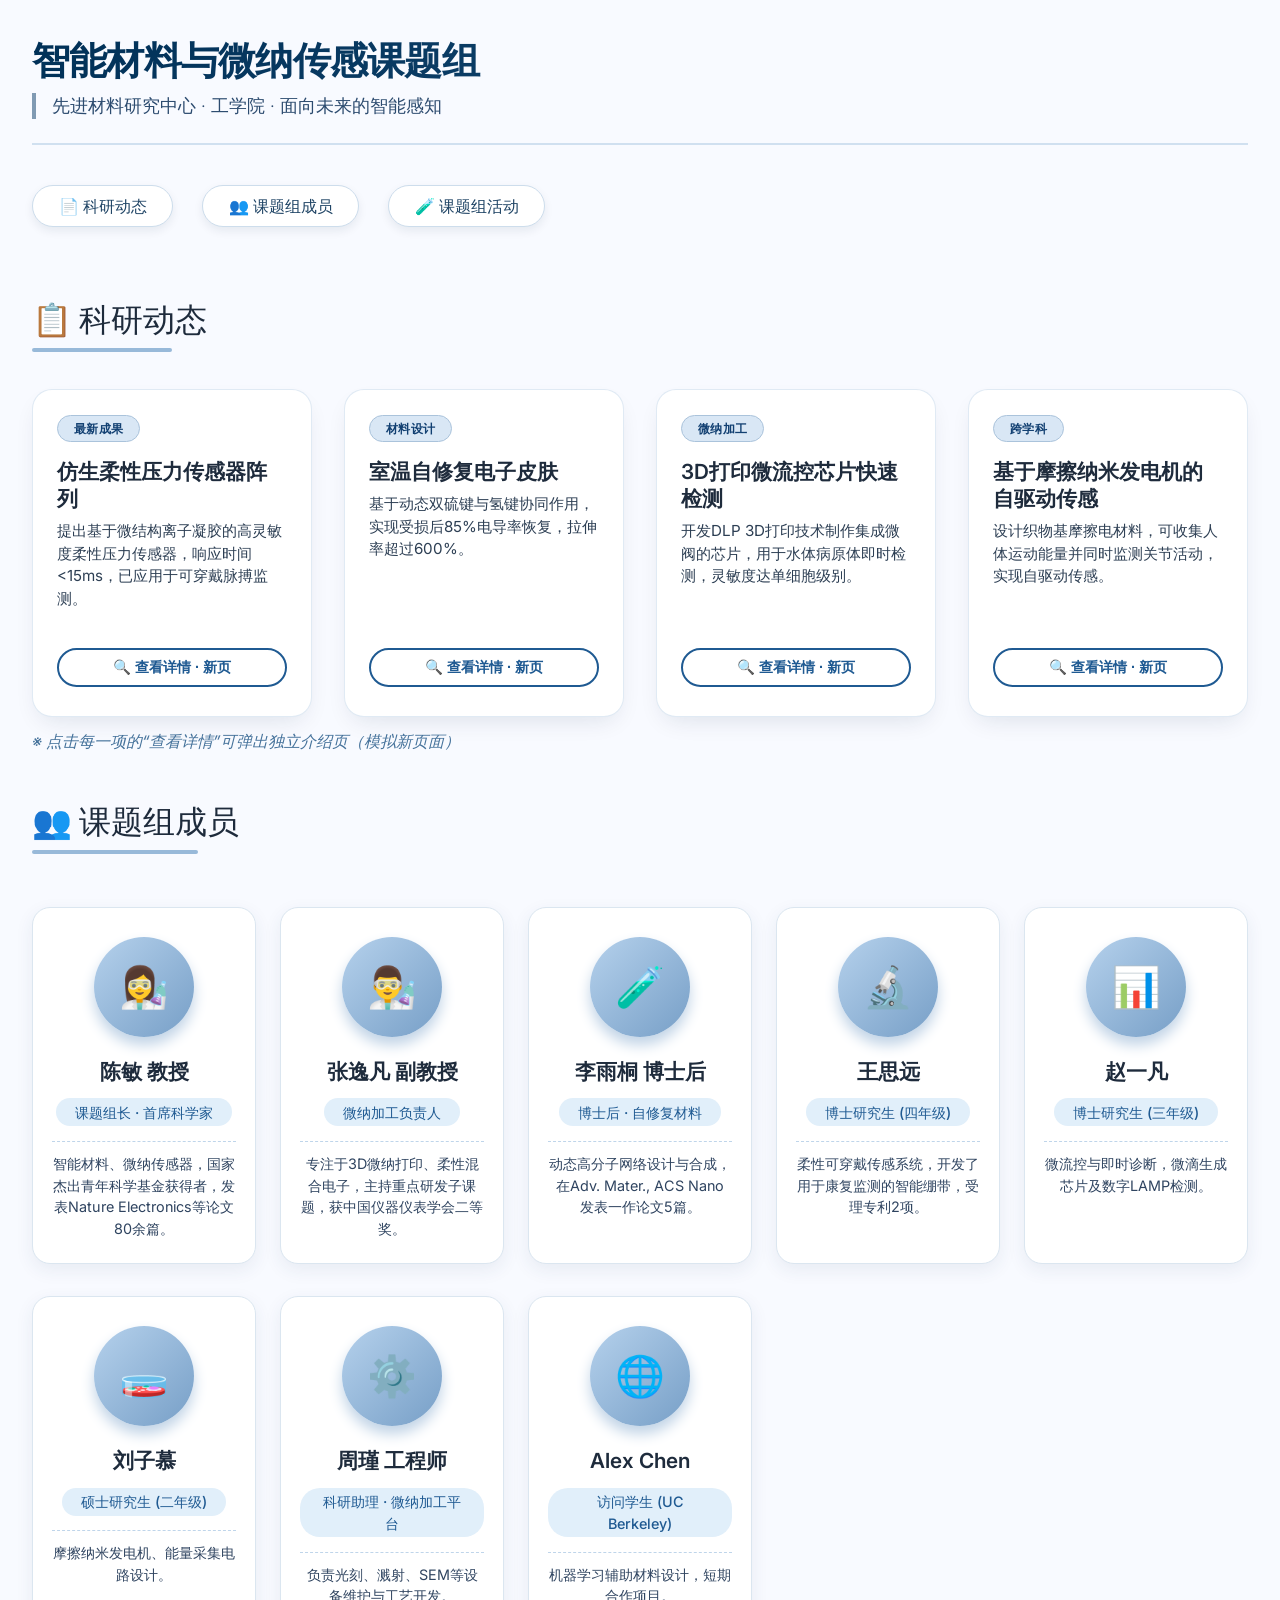
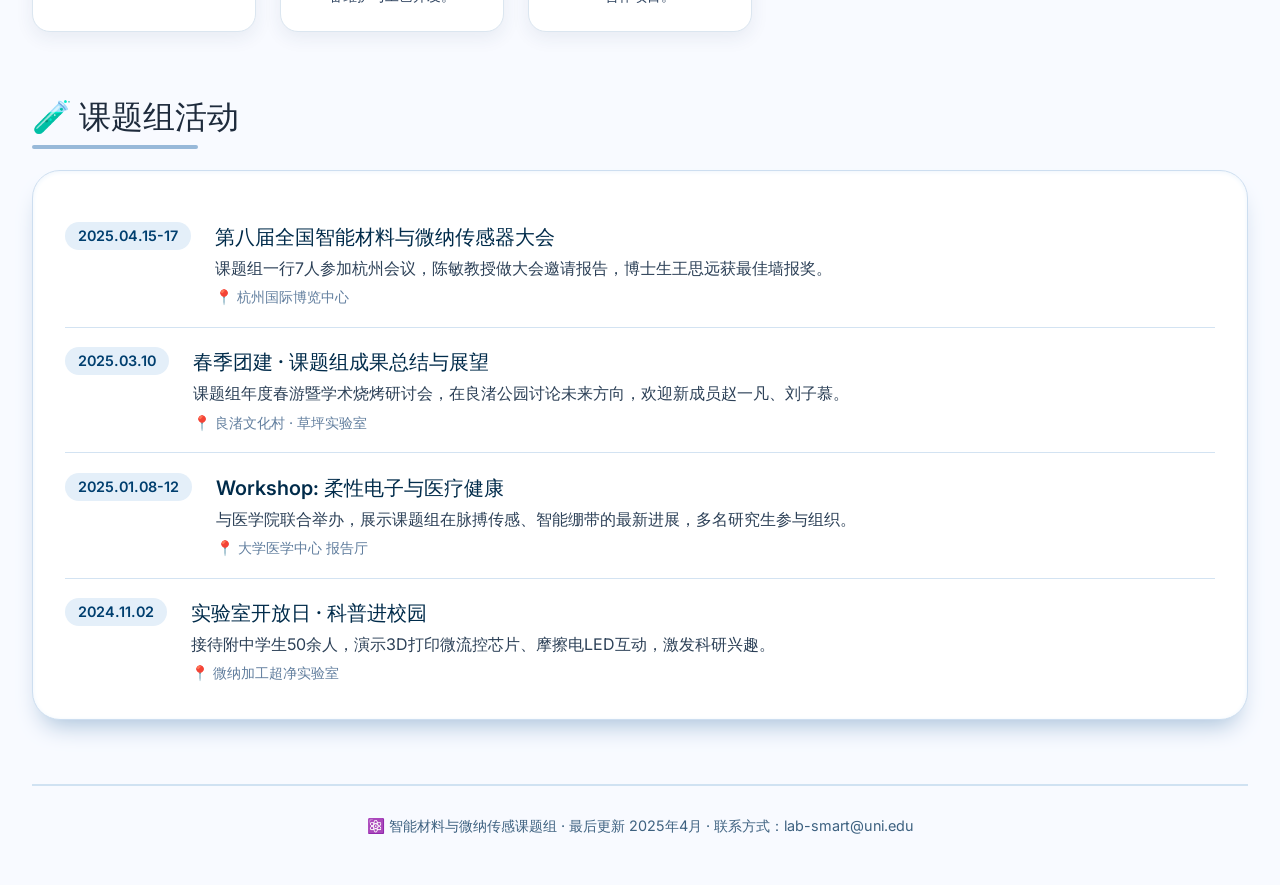
<file: deepseek_html_20260311_96ed3d.html>
<!DOCTYPE html>
<html lang="en">
<head>
    <meta charset="UTF-8">
    <meta name="viewport" content="width=device-width, initial-scale=1.0">
    <title>课题组 · 学术动态与成员</title>
    <!-- 柔和风格, 学术感字体 -->
    <link rel="preconnect" href="https://fonts.googleapis.com">
    <link rel="preconnect" href="https://fonts.gstatic.com" crossorigin>
    <link href="https://fonts.googleapis.com/css2?family=Inter:opsz,wght@14..32,300..700&family=Source+Serif+4:opsz@8..60&display=swap" rel="stylesheet">
    <style>
        * {
            margin: 0;
            padding: 0;
            box-sizing: border-box;
        }
        body {
            font-family: 'Inter', sans-serif;
            background-color: #f8faff;
            color: #1e2b3c;
            line-height: 1.5;
            scroll-behavior: smooth;
        }
        .container {
            max-width: 1280px;
            margin: 0 auto;
            padding: 2rem 2rem 3rem;
        }
        /* 头部标识 */
        .lab-header {
            margin-bottom: 2.5rem;
            border-bottom: 2px solid #d0e0f0;
            padding-bottom: 1.5rem;
        }
        .lab-name {
            font-size: 2.4rem;
            font-weight: 600;
            letter-spacing: -0.02em;
            background: linear-gradient(145deg, #003057, #1b4f7a);
            -webkit-background-clip: text;
            -webkit-text-fill-color: transparent;
            background-clip: text;
        }
        .lab-affiliation {
            font-size: 1.1rem;
            color: #2c4b6f;
            margin-top: 0.2rem;
            font-weight: 300;
            border-left: 4px solid #809ab3;
            padding-left: 1rem;
        }
        /* 导航卡片区(简化为锚点) */
        .section-nav {
            display: flex;
            gap: 1.8rem;
            margin: 2rem 0 1.5rem;
            flex-wrap: wrap;
        }
        .nav-item {
            font-weight: 500;
            background: white;
            padding: 0.5rem 1.6rem;
            border-radius: 40px;
            box-shadow: 0 4px 10px rgba(0,40,70,0.08);
            border: 1px solid #cdddec;
            transition: 0.15s;
            color: #1f4465;
            text-decoration: none;
            font-size: 1rem;
        }
        .nav-item:hover {
            background: #e4edf7;
            border-color: #809ab3;
            box-shadow: 0 6px 14px rgba(27,79,122,0.12);
        }
        /* 通用区块设计 */
        .section-title {
            font-size: 2rem;
            font-weight: 550;
            margin: 2.8rem 0 1.8rem 0;
            position: relative;
            display: inline-block;
        }
        .section-title:after {
            content: '';
            position: absolute;
            bottom: -8px;
            left: 0;
            width: 80%;
            height: 4px;
            background: #98b9d9;
            border-radius: 4px;
        }
        /* 科研动态网格 (点击卡片弹出新页模拟) */
        .news-grid {
            display: grid;
            grid-template-columns: repeat(auto-fill, minmax(280px, 1fr));
            gap: 2rem;
            margin-top: 1rem;
        }
        .news-card {
            background: white;
            border-radius: 20px;
            padding: 1.6rem 1.5rem 1.8rem 1.5rem;
            box-shadow: 0 10px 25px -8px rgba(0,35,65,0.12);
            border: 1px solid rgba(152,185,217,0.3);
            transition: transform 0.2s, box-shadow 0.25s;
            display: flex;
            flex-direction: column;
        }
        .news-card:hover {
            transform: translateY(-5px);
            box-shadow: 0 22px 30px -12px rgba(10,60,110,0.2);
            border-color: #b3cde5;
        }
        .news-tag {
            background: #d9e7f5;
            color: #124072;
            font-size: 0.75rem;
            font-weight: 600;
            padding: 0.2rem 1rem;
            border-radius: 20px;
            align-self: flex-start;
            letter-spacing: 0.3px;
            margin-bottom: 1rem;
            border: 1px solid #aac3db;
        }
        .news-title {
            font-size: 1.3rem;
            font-weight: 600;
            margin-bottom: 0.5rem;
            line-height: 1.3;
        }
        .news-summary {
            color: #2d3f54;
            margin-bottom: 1.5rem;
            font-size: 0.95rem;
            flex: 1;
        }
        .btn-detail {
            background: transparent;
            border: 2px solid #1f5a92;
            color: #1f5a92;
            padding: 0.5rem 0;
            font-weight: 600;
            font-size: 0.9rem;
            border-radius: 40px;
            cursor: pointer;
            transition: 0.2s;
            margin-top: 0.8rem;
            text-align: center;
            text-decoration: none;
            display: inline-block;
            width: 100%;
        }
        .btn-detail:hover {
            background: #1f5a92;
            color: white;
        }
        /* 课题组成员 – 头像列表 */
        .member-grid {
            display: grid;
            grid-template-columns: repeat(auto-fill, minmax(220px, 1fr));
            gap: 2rem 1.5rem;
            margin: 2rem 0 1rem;
        }
        .member-card {
            background: white;
            border-radius: 18px;
            padding: 1.8rem 1.2rem 1.5rem;
            text-align: center;
            box-shadow: 0 6px 18px rgba(40,70,100,0.08);
            border: 1px solid #dbe6f0;
            transition: 0.15s;
        }
        .member-card:hover {
            background: #f3f9ff;
            border-color: #90b0d0;
        }
        .member-avatar {
            width: 100px;
            height: 100px;
            border-radius: 50%;
            background: linear-gradient(135deg, #b5d1ec, #779fc7);
            margin: 0 auto 1.2rem;
            display: flex;
            align-items: center;
            justify-content: center;
            color: white;
            font-size: 2.5rem;
            font-weight: 400;
            box-shadow: 0 8px 14px #c0d3e6;
        }
        .member-name {
            font-size: 1.3rem;
            font-weight: 600;
            margin-bottom: 0.2rem;
        }
        .member-role {
            color: #1f5a92;
            font-weight: 500;
            font-size: 0.9rem;
            background: #e1effa;
            display: inline-block;
            padding: 0.2rem 1.2rem;
            border-radius: 20px;
            margin: 0.5rem 0 0.3rem;
        }
        .member-desc {
            color: #2f4460;
            font-size: 0.9rem;
            margin-top: 0.6rem;
            border-top: 1px dashed #bfd5ea;
            padding-top: 0.7rem;
        }
        /* 课题组活动 – 卡片时间轴感 */
        .activity-list {
            background: white;
            border-radius: 28px;
            padding: 2rem 2rem 1rem;
            box-shadow: inset 0 1px 5px #eef5fc, 0 15px 25px -10px #a7c0d9;
            border: 1px solid #cddef0;
        }
        .activity-item {
            display: flex;
            gap: 1.5rem;
            padding: 1.2rem 0;
            border-bottom: 1px solid #d3e3f2;
        }
        .activity-item:last-child {
            border-bottom: none;
        }
        .activity-date {
            min-width: 100px;
            font-weight: 600;
            color: #003f6f;
            background: #e4eff9;
            padding: 0.2rem 0.8rem;
            border-radius: 30px;
            height: fit-content;
            text-align: center;
            font-size: 0.9rem;
        }
        .activity-content h3 {
            font-size: 1.25rem;
            font-weight: 580;
            margin-bottom: 0.25rem;
            color: #002b4a;
        }
        .activity-content p {
            color: #2c4057;
        }
        .activity-location {
            margin-top: 0.4rem;
            font-size: 0.9rem;
            color: #617e9e;
            display: flex;
            align-items: center;
            gap: 4px;
        }
        /* 模拟弹窗/新页 — 科研动态详情（隐藏浮层） */
        .detail-overlay {
            display: none;
            position: fixed;
            top: 0; left: 0; width: 100%; height: 100%;
            background: rgba(0,20,40,0.6);
            backdrop-filter: blur(4px);
            align-items: center;
            justify-content: center;
            z-index: 1000;
        }
        .detail-card {
            max-width: 550px;
            width: 90%;
            background: #fbfdff;
            border-radius: 36px;
            padding: 2.5rem 2.2rem;
            box-shadow: 0 40px 60px #001e3c;
            border: 1px solid white;
            position: relative;
            transform: scale(0.98);
            transition: 0.2s;
        }
        .detail-card h2 {
            font-size: 2rem;
            margin-bottom: 1rem;
            color: #002a50;
        }
        .detail-card p {
            font-size: 1.1rem;
            margin: 1.2rem 0;
            color: #17334f;
        }
        .close-detail {
            position: absolute;
            top: 1.2rem; right: 1.8rem;
            font-size: 2rem;
            cursor: pointer;
            background: none;
            border: none;
            color: #305f8a;
            font-weight: 300;
        }
        .close-detail:hover {
            color: #001e3c;
        }
        .badge-dummy {
            background: #b5d2ec;
            padding: 0.3rem 1.5rem;
            border-radius: 40px;
            font-size: 0.9rem;
            display: inline-block;
        }
        /* 页脚 */
        .footer {
            margin-top: 4rem;
            border-top: 2px solid #d0e2f2;
            padding-top: 1.8rem;
            font-size: 0.9rem;
            color: #3d6180;
            text-align: center;
        }
    </style>
</head>
<body>

<div class="container">
    <!-- 课题组招牌 -->
    <header class="lab-header">
        <h1 class="lab-name">智能材料与微纳传感课题组</h1>
        <div class="lab-affiliation">先进材料研究中心 · 工学院 · 面向未来的智能感知</div>
    </header>

    <!-- 快速锚点导航 -->
    <div class="section-nav">
        <a class="nav-item" href="#research">📄 科研动态</a>
        <a class="nav-item" href="#members">👥 课题组成员</a>
        <a class="nav-item" href="#activities">🧪 课题组活动</a>
    </div>

    <!-- 科研动态区块 ------------------------------------------------->
    <section id="research">
        <h2 class="section-title">📋 科研动态</h2>
        <div class="news-grid">
            <!-- 条目 1 (点击弹出详情) -->
            <div class="news-card" data-project="柔性传感器">
                <span class="news-tag">最新成果</span>
                <div class="news-title">仿生柔性压力传感器阵列</div>
                <div class="news-summary">提出基于微结构离子凝胶的高灵敏度柔性压力传感器，响应时间<15ms，已应用于可穿戴脉搏监测。</div>
                <button class="btn-detail" data-project="1">🔍 查看详情 · 新页</button>
            </div>
            <!-- 条目 2 -->
            <div class="news-card" data-project="自修复材料">
                <span class="news-tag">材料设计</span>
                <div class="news-title">室温自修复电子皮肤</div>
                <div class="news-summary">基于动态双硫键与氢键协同作用，实现受损后85%电导率恢复，拉伸率超过600%。</div>
                <button class="btn-detail" data-project="2">🔍 查看详情 · 新页</button>
            </div>
            <!-- 条目 3 -->
            <div class="news-card" data-project="微流控芯片">
                <span class="news-tag">微纳加工</span>
                <div class="news-title">3D打印微流控芯片快速检测</div>
                <div class="news-summary">开发DLP 3D打印技术制作集成微阀的芯片，用于水体病原体即时检测，灵敏度达单细胞级别。</div>
                <button class="btn-detail" data-project="3">🔍 查看详情 · 新页</button>
            </div>
            <!-- 条目 4 -->
            <div class="news-card" data-project="能源器件">
                <span class="news-tag">跨学科</span>
                <div class="news-title">基于摩擦纳米发电机的自驱动传感</div>
                <div class="news-summary">设计织物基摩擦电材料，可收集人体运动能量并同时监测关节活动，实现自驱动传感。</div>
                <button class="btn-detail" data-project="4">🔍 查看详情 · 新页</button>
            </div>
        </div>
        <p style="margin-top:0.8rem; font-style:italic; color:#45729b;">※ 点击每一项的“查看详情”可弹出独立介绍页（模拟新页面）</p>
    </section>

    <!-- 课题组成员 ------------------------------------------------->
    <section id="members">
        <h2 class="section-title">👥 课题组成员</h2>
        <div class="member-grid">
            <!-- 教授 1 -->
            <div class="member-card">
                <div class="member-avatar">👩‍🔬</div>
                <div class="member-name">陈敏 教授</div>
                <div class="member-role">课题组长 · 首席科学家</div>
                <div class="member-desc">智能材料、微纳传感器，国家杰出青年科学基金获得者，发表Nature Electronics等论文80余篇。</div>
            </div>
            <!-- 副教授 2 -->
            <div class="member-card">
                <div class="member-avatar">👨‍🔬</div>
                <div class="member-name">张逸凡 副教授</div>
                <div class="member-role">微纳加工负责人</div>
                <div class="member-desc">专注于3D微纳打印、柔性混合电子，主持重点研发子课题，获中国仪器仪表学会二等奖。</div>
            </div>
            <!-- 博士后 3 -->
            <div class="member-card">
                <div class="member-avatar">🧪</div>
                <div class="member-name">李雨桐 博士后</div>
                <div class="member-role">博士后 · 自修复材料</div>
                <div class="member-desc">动态高分子网络设计与合成，在Adv. Mater., ACS Nano 发表一作论文5篇。</div>
            </div>
            <!-- 博士生 4 -->
            <div class="member-card">
                <div class="member-avatar">🔬</div>
                <div class="member-name">王思远</div>
                <div class="member-role">博士研究生 (四年级)</div>
                <div class="member-desc">柔性可穿戴传感系统，开发了用于康复监测的智能绷带，受理专利2项。</div>
            </div>
            <!-- 博士生 5 -->
            <div class="member-card">
                <div class="member-avatar">📊</div>
                <div class="member-name">赵一凡</div>
                <div class="member-role">博士研究生 (三年级)</div>
                <div class="member-desc">微流控与即时诊断，微滴生成芯片及数字LAMP检测。</div>
            </div>
            <!-- 硕士生 6 -->
            <div class="member-card">
                <div class="member-avatar">🧫</div>
                <div class="member-name">刘子慕</div>
                <div class="member-role">硕士研究生 (二年级)</div>
                <div class="member-desc">摩擦纳米发电机、能量采集电路设计。</div>
            </div>
            <!-- 科研助理 7 -->
            <div class="member-card">
                <div class="member-avatar">⚙️</div>
                <div class="member-name">周瑾 工程师</div>
                <div class="member-role">科研助理 · 微纳加工平台</div>
                <div class="member-desc">负责光刻、溅射、SEM等设备维护与工艺开发。</div>
            </div>
            <!-- 访问学生 8 -->
            <div class="member-card">
                <div class="member-avatar">🌐</div>
                <div class="member-name">Alex Chen</div>
                <div class="member-role">访问学生 (UC Berkeley)</div>
                <div class="member-desc">机器学习辅助材料设计，短期合作项目。</div>
            </div>
        </div>
    </section>

    <!-- 课题组活动 ------------------------------------------------->
    <section id="activities">
        <h2 class="section-title">🧪 课题组活动</h2>
        <div class="activity-list">
            <div class="activity-item">
                <div class="activity-date">2025.04.15-17</div>
                <div class="activity-content">
                    <h3>第八届全国智能材料与微纳传感器大会</h3>
                    <p>课题组一行7人参加杭州会议，陈敏教授做大会邀请报告，博士生王思远获最佳墙报奖。</p>
                    <div class="activity-location">📍 杭州国际博览中心</div>
                </div>
            </div>
            <div class="activity-item">
                <div class="activity-date">2025.03.10</div>
                <div class="activity-content">
                    <h3>春季团建 · 课题组成果总结与展望</h3>
                    <p>课题组年度春游暨学术烧烤研讨会，在良渚公园讨论未来方向，欢迎新成员赵一凡、刘子慕。</p>
                    <div class="activity-location">📍 良渚文化村 · 草坪实验室</div>
                </div>
            </div>
            <div class="activity-item">
                <div class="activity-date">2025.01.08-12</div>
                <div class="activity-content">
                    <h3>Workshop: 柔性电子与医疗健康</h3>
                    <p>与医学院联合举办，展示课题组在脉搏传感、智能绷带的最新进展，多名研究生参与组织。</p>
                    <div class="activity-location">📍 大学医学中心 报告厅</div>
                </div>
            </div>
            <div class="activity-item">
                <div class="activity-date">2024.11.02</div>
                <div class="activity-content">
                    <h3>实验室开放日 · 科普进校园</h3>
                    <p>接待附中学生50余人，演示3D打印微流控芯片、摩擦电LED互动，激发科研兴趣。</p>
                    <div class="activity-location">📍 微纳加工超净实验室</div>
                </div>
            </div>
        </div>
    </section>

    <footer class="footer">
        ⚛️ 智能材料与微纳传感课题组 · 最后更新 2025年4月 · 联系方式：lab-smart@uni.edu
    </footer>
</div>

<!-- 模态层：模拟点击科研动态后“单独的网页介绍” (仿新页面) -->
<div id="detailOverlay" class="detail-overlay">
    <div class="detail-card" id="detailContent">
        <button class="close-detail" id="closeDetailBtn">&times;</button>
        <h2 id="modalTitle">项目详情</h2>
        <div id="modalBody">
            <p>这里是详细介绍……</p>
            <span class="badge-dummy">课题组 2025</span>
        </div>
        <p style="font-size:0.95rem; margin-top:1.5rem; border-top:1px solid #c0d6ec; padding-top:1rem;">✨ 模拟新页面展示 — 实际项目中可跳转至独立html或路由。</p>
    </div>
</div>

<script>
    (function() {
        // 获取弹窗元素
        const overlay = document.getElementById('detailOverlay');
        const modalTitle = document.getElementById('modalTitle');
        const modalBody = document.getElementById('modalBody');

        // 科研动态详情数据集 (模拟不同项目的内容)
        const projectsData = {
            '1': {
                title: '仿生柔性压力传感器阵列',
                content: '<p><strong>研究内容：</strong> 开发基于微结构离子凝胶薄膜的高灵敏度柔性压力传感器。通过仿生微金字塔结构与微裂纹设计，灵敏度高达12.3 kPa⁻¹，检测限低至2 Pa。同时集成了4×4传感阵列，实现了空间压力分布成像，可用于脉搏波形监测、喉部振动语音识别等场景。</p><p><strong>最新进展：</strong> 已在ACS Nano送审，并与医疗器械公司展开联合测试。</p>'
            },
            '2': {
                title: '室温自修复电子皮肤',
                content: '<p><strong>研究内容：</strong> 利用多重动态键(二硫键、氢键、金属配位)设计了一种可在室温下快速自修复的聚合物导电复合材料。断裂后的样品在10分钟内恢复机械强度，电导率恢复至原始值的85%以上。拉伸断裂伸长率可超过800%，且修复后依然保持稳定传感功能。</p><p><strong>应用方向：</strong> 仿人机器人触觉皮肤、可穿戴健康监测。</p>'
            },
            '3': {
                title: '3D打印微流控芯片快速检测',
                content: '<p><strong>研究内容：</strong> 采用自主配制的光敏树脂，通过数字光处理(DLP) 3D打印技术一体化制造带有微阀和混合通道的微流控芯片。无需复杂的键合工艺，30分钟即可完成芯片制造。结合环介导等温扩增(LAMP)技术，实现了对水体中大肠杆菌的单细胞级别灵敏检测。</p><p><strong>优势：</strong> 快速原型、低成本，适合于资源匮乏地区的病原体检测。</p>'
            },
            '4': {
                title: '自驱动传感: 摩擦纳米发电机',
                content: '<p><strong>研究内容：</strong> 设计基于静电纺丝尼龙/聚偏氟乙烯复合纳米纤维的织物摩擦纳米发电机。不仅可以收集人体运动的机械能(输出功率密度达到120 mW/m²)，还可作为自驱动传感器监测手指弯曲、步态等。构建了无线关节运动监测系统。</p><p><strong>特色：</strong> 透气、柔性、可水洗，结合能量管理电路可实现蓝牙传感节点自驱动。</p>'
            }
        };

        // 给所有查看详情按钮绑定点击事件 (科研卡片)
        const detailButtons = document.querySelectorAll('.btn-detail');
        detailButtons.forEach((btn, index) => {
            btn.addEventListener('click', function(e) {
                e.stopPropagation();
                // 获取所在卡片对应项目编号: 通过data-project或者父级
                const card = this.closest('.news-card');
                // 更稳妥：按钮无data-project，但可以从父级查找自定义，或者用索引; 我们设置按钮的data-project属性 (简化)
                // 为方便，按钮上手动添加自定义属性? 上面html未加data-project, 所以采用映射: 取索引或找父级数据。
                // 改进：根据父级索引 (0,1,2,3) 映射
                const allCards = document.querySelectorAll('.news-card');
                let projectId = null;
                allCards.forEach((c, idx) => {
                    if (c === card) {
                        projectId = (idx + 1).toString();  // 1,2,3,4 与projectsData匹配
                    }
                });
                if (projectId && projectsData[projectId]) {
                    modalTitle.innerText = projectsData[projectId].title;
                    modalBody.innerHTML = projectsData[projectId].content;
                } else {
                    // fallback
                    modalTitle.innerText = '科研项目详情';
                    modalBody.innerHTML = '<p>更详细的研究介绍、数据、负责人以及发表信息会展示在这里。 (模拟内容)</p>';
                }
                // 显示浮层
                overlay.style.display = 'flex';
            });
        });

        // 关闭弹窗 (点击×或者背景)
        document.getElementById('closeDetailBtn').addEventListener('click', function() {
            overlay.style.display = 'none';
        });
        overlay.addEventListener('click', function(e) {
            if (e.target === overlay) {
                overlay.style.display = 'none';
            }
        });

        // 可选：按ESC关闭
        document.addEventListener('keydown', function(e) {
            if (e.key === 'Escape' && overlay.style.display === 'flex') {
                overlay.style.display = 'none';
            }
        });

        // 锚点平滑滚动
        document.querySelectorAll('.nav-item').forEach(anchor => {
            anchor.addEventListener('click', function(e) {
                const targetId = this.getAttribute('href'); // #research ...
                if(targetId && targetId !== '#') {
                    e.preventDefault();
                    const targetEl = document.querySelector(targetId);
                    if(targetEl) {
                        targetEl.scrollIntoView({ behavior: 'smooth', block: 'start' });
                    }
                }
            });
        });
    })();
</script>
<!-- 确保移动端响应 -->
<style>
    @media (max-width: 650px) {
        .container { padding: 1.5rem 1rem; }
        .lab-name { font-size: 1.8rem; }
        .activity-item { flex-direction: column; gap:0.3rem; }
        .activity-date { align-self: flex-start; }
        .member-avatar { width: 80px; height: 80px; font-size:2rem; }
        .detail-card { padding: 1.8rem; }
    }
</style>

</body>
</html>
</file>
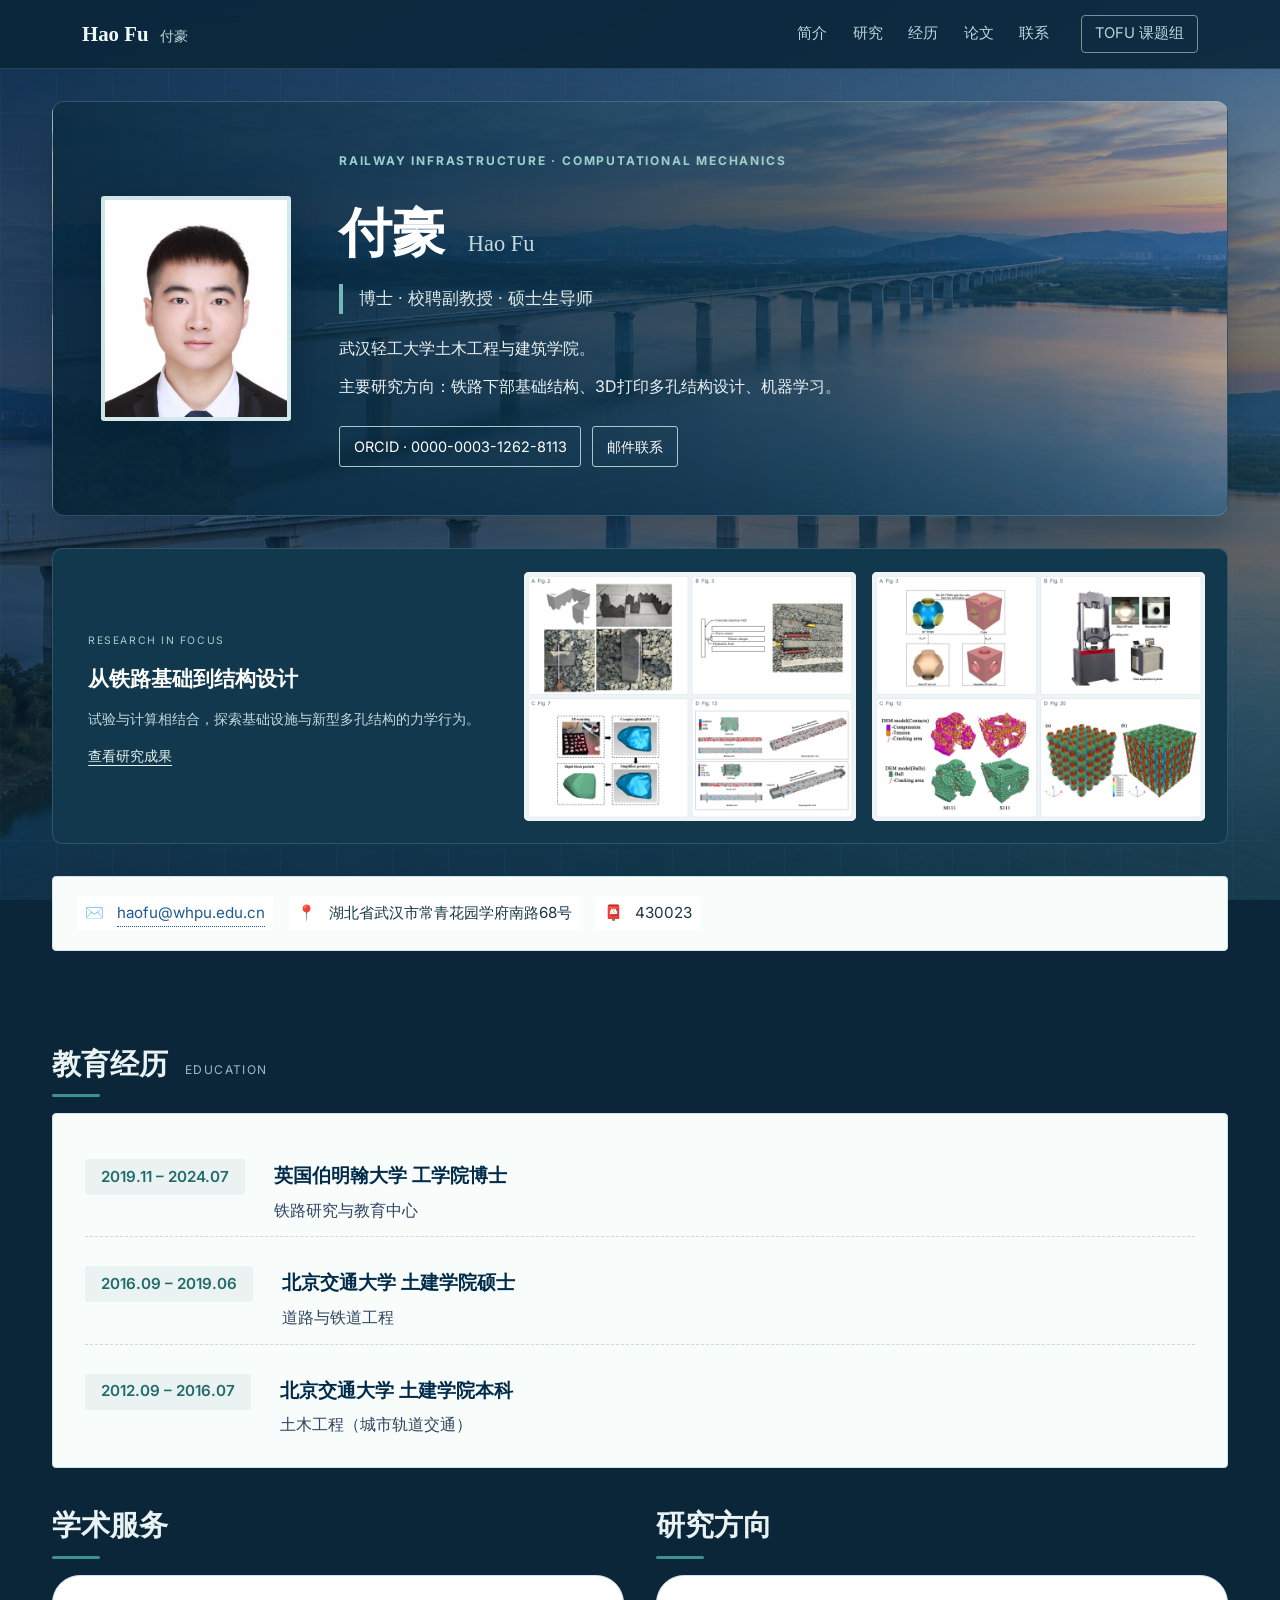
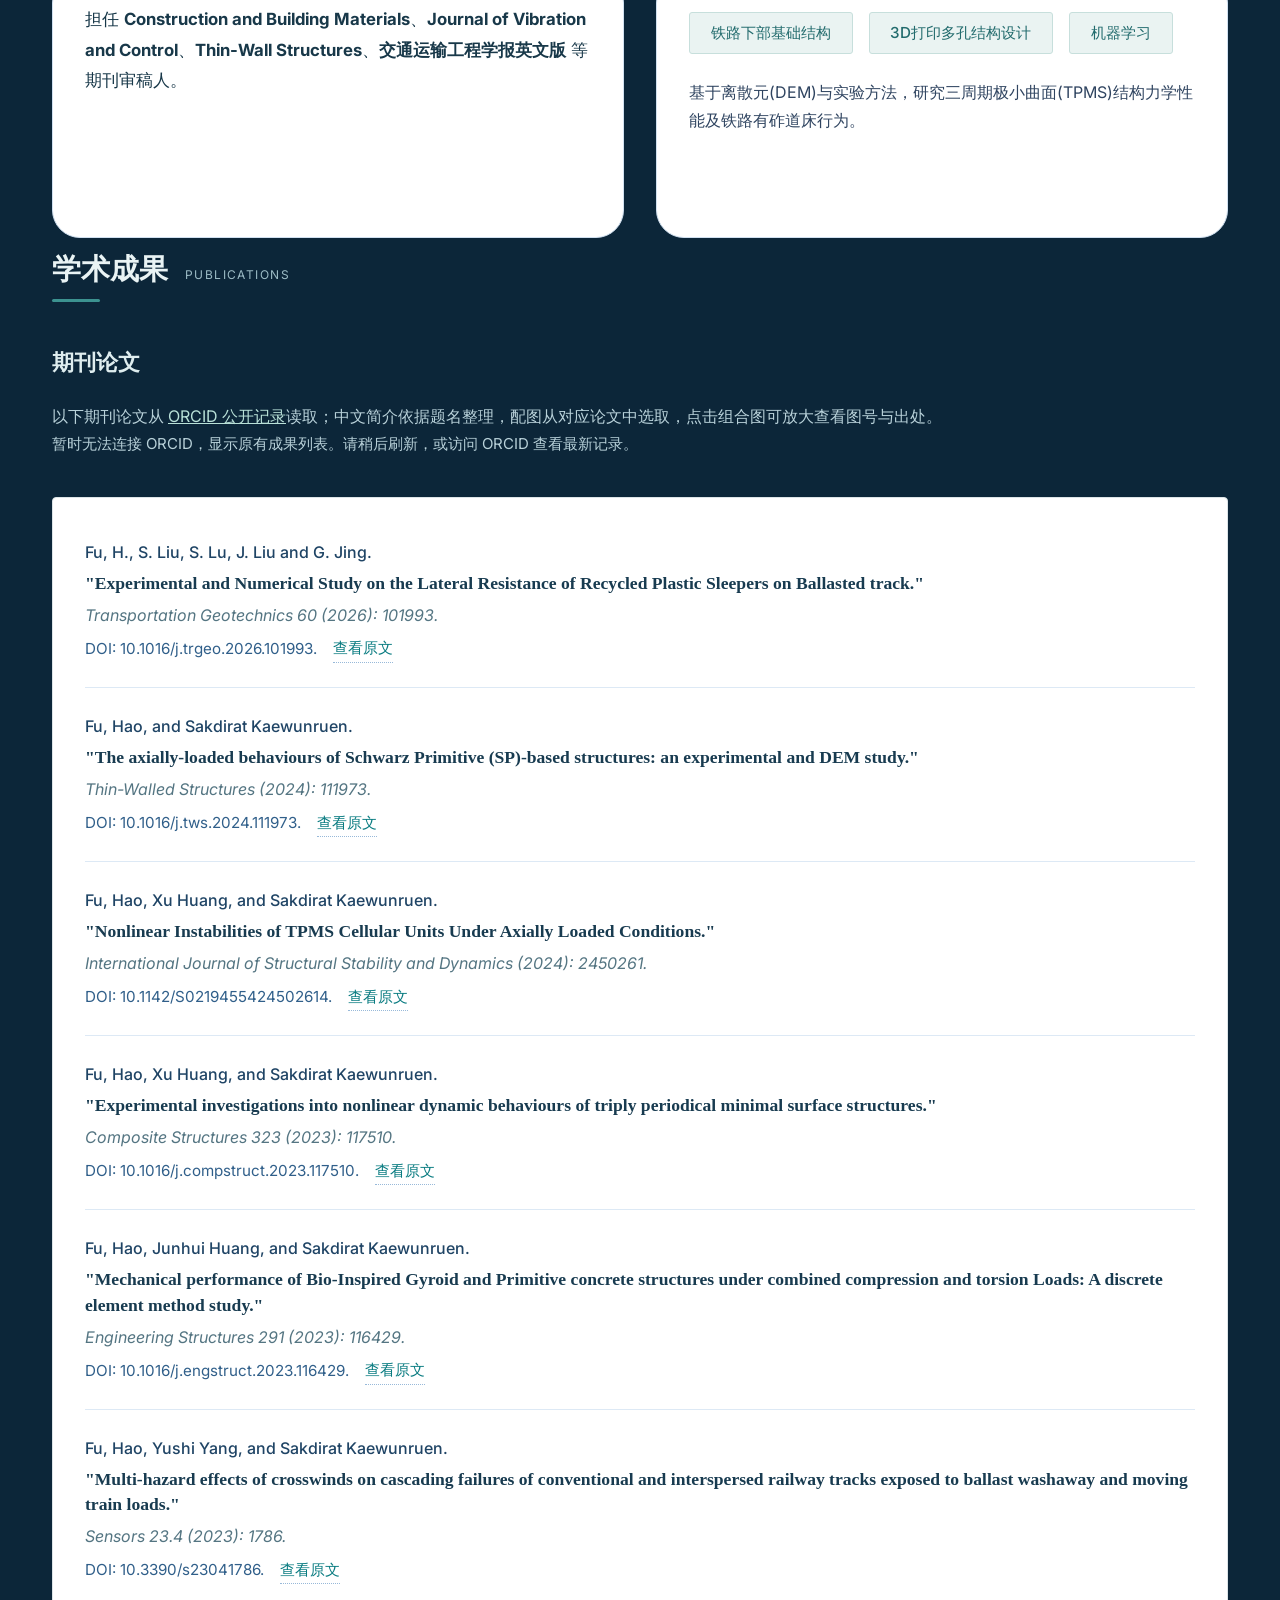
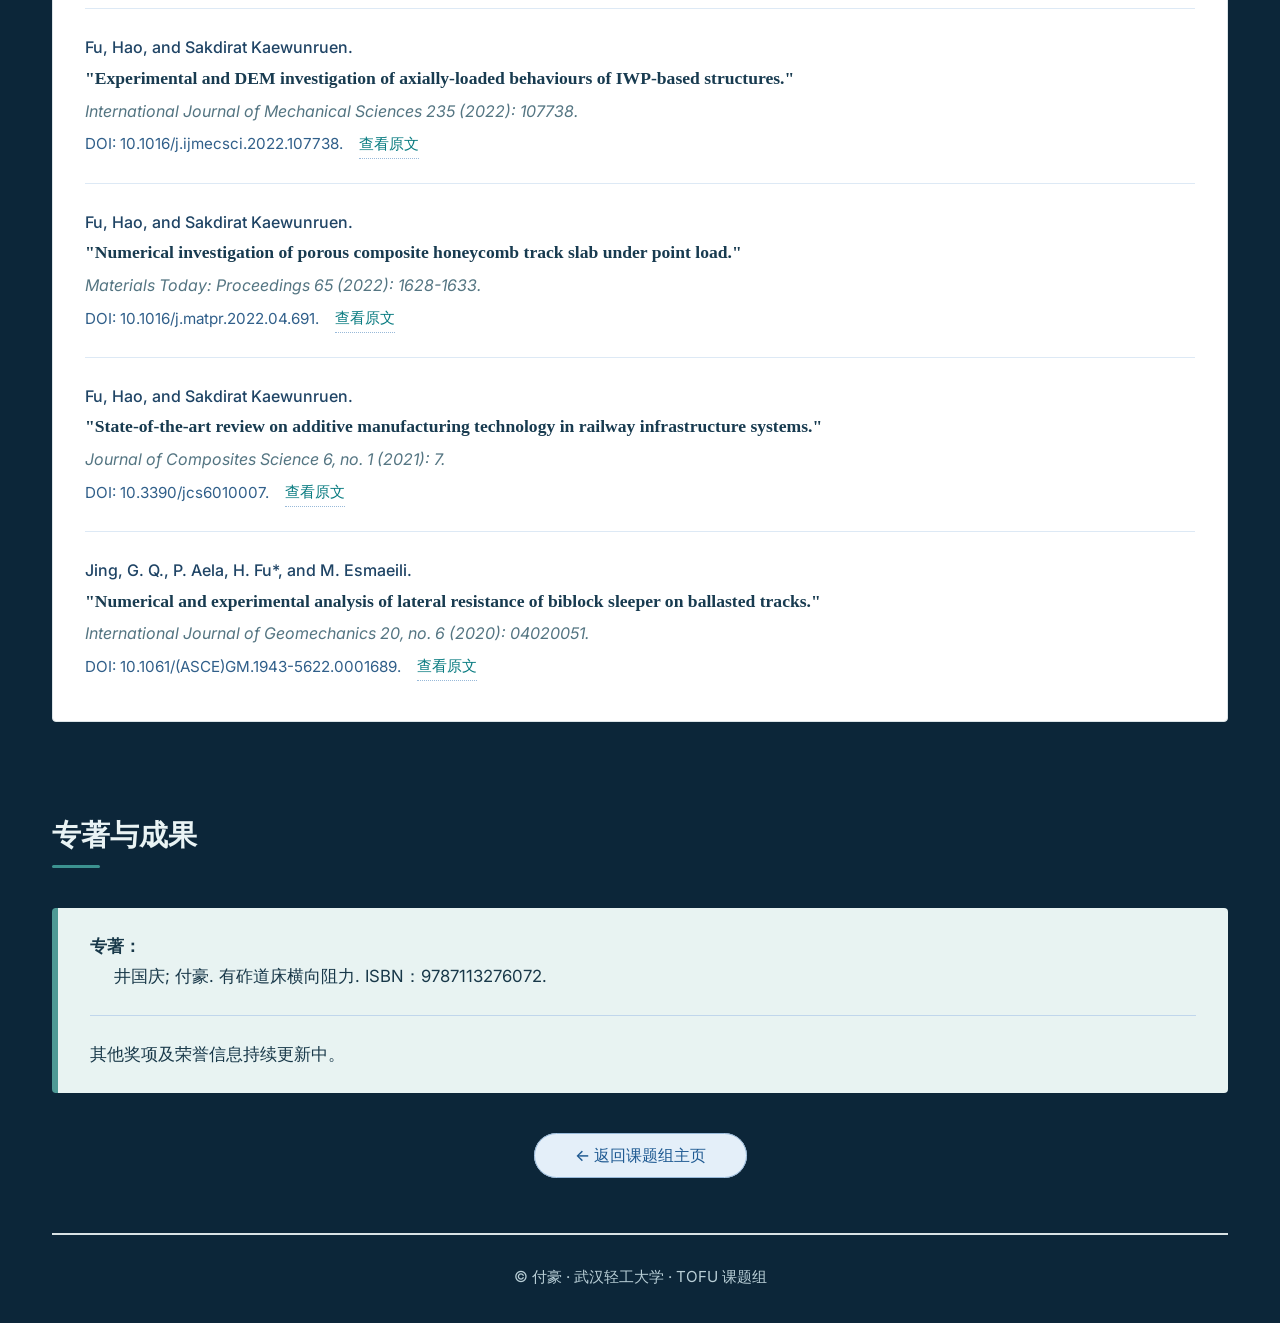
<file: CV/fuhao.html>
<!DOCTYPE html>
<html lang="zh-CN">
<head>
    <meta charset="UTF-8">
    <meta name="viewport" content="width=device-width, initial-scale=1.0">
    <title>付豪 Hao Fu | 铁路工程与结构研究</title><meta name="description" content="付豪的学术主页：铁路基础设施、多孔结构与计算力学研究。">
    <!-- 学术感字体 -->
    <link rel="preconnect" href="https://fonts.googleapis.com">
    <link rel="preconnect" href="https://fonts.gstatic.com" crossorigin>
    <link href="https://fonts.googleapis.com/css2?family=Inter:opsz,wght@14..32,300..700&family=Source+Serif+4:opsz@8..60&display=swap" rel="stylesheet">
    <style>
        * {
            margin: 0;
            padding: 0;
            box-sizing: border-box;
        }
        body {
            font-family: 'Inter', sans-serif;
            background-color: #f8faff;
            color: #1e2b3c;
            line-height: 1.6;
            scroll-behavior: smooth;
        }
        .container {
            max-width: 1100px;
            margin: 0 auto;
            padding: 2.5rem 2rem;
        }
        /* 头部标识 & 返回链接 */
        .top-bar {
            display: flex;
            justify-content: space-between;
            align-items: center;
            margin-bottom: 2.5rem;
            border-bottom: 2px solid #d0e0f0;
            padding-bottom: 1.2rem;
        }
        .lab-home a {
            font-weight: 500;
            color: #1f5a92;
            text-decoration: none;
            background: #e4eff9;
            padding: 0.4rem 1.2rem;
            border-radius: 40px;
            font-size: 0.95rem;
            border: 1px solid #98b9d9;
            transition: 0.15s;
        }
        .lab-home a:hover {
            background: #1f5a92;
            color: white;
        }
        .page-title h1 {
            font-size: 2.2rem;
            font-weight: 600;
            background: linear-gradient(145deg, #003057, #1b4f7a);
            -webkit-background-clip: text;
            -webkit-text-fill-color: transparent;
            background-clip: text;
        }
        /* 名片区域 */
        .profile-header {
            display: flex;
            flex-wrap: wrap;
            gap: 2.5rem;
            margin-bottom: 3rem;
            background: white;
            border-radius: 30px;
            padding: 2rem 2.5rem;
            box-shadow: 0 10px 30px rgba(0,35,65,0.08);
            border: 1px solid #d0e0f0;
        }
        .profile-avatar {
            width: 150px;
            height: 150px;
            border-radius: 50%;
            background: linear-gradient(135deg, #b5d1ec, #779fc7);
            display: flex;
            align-items: center;
            justify-content: center;
            color: white;
            font-size: 4rem;
            font-weight: 400;
            box-shadow: 0 8px 18px #b0c9e0;
            flex-shrink: 0;
            overflow: hidden;
        }
        .profile-avatar img {
            width: 100%;
            height: 100%;
            object-fit: cover;
        }
        .profile-info {
            flex: 1;
        }
        .profile-info h2 {
            font-size: 2rem;
            font-weight: 600;
            margin-bottom: 0.3rem;
            color: #002a50;
        }
        .profile-info .subtitle {
            font-size: 1.2rem;
            color: #1f5a92;
            font-weight: 400;
            margin-bottom: 1.2rem;
            border-left: 4px solid #809ab3;
            padding-left: 1rem;
        }
        .profile-desc {
            background: #f0f7fe;
            padding: 1rem 1.5rem;
            border-radius: 20px;
            font-size: 1rem;
            color: #1a3350;
            line-height: 1.7;
        }
        .profile-desc p {
            margin: 0.3rem 0;
        }
        /* 联系方式卡片 */
        .contact-card {
            background: #e4eff9;
            border-radius: 24px;
            padding: 1.5rem 2rem;
            margin-bottom: 2.5rem;
            border-left: 6px solid #1f5a92;
            display: flex;
            flex-wrap: wrap;
            gap: 2rem;
            align-items: center;
            justify-content: flex-start;
            box-shadow: 0 5px 15px rgba(0,40,70,0.1);
        }
        .contact-item {
            display: flex;
            align-items: center;
            gap: 0.8rem;
            font-size: 1.05rem;
            background: white;
            padding: 0.5rem 1.5rem;
            border-radius: 40px;
            box-shadow: 0 2px 8px rgba(0,0,0,0.02);
        }
        .contact-item span:first-child {
            font-weight: 600;
            color: #003f6f;
        }
        .contact-item a {
            color: #1f5a92;
            text-decoration: none;
            border-bottom: 1px dotted;
        }
        .contact-item a:hover {
            color: #003057;
        }
        /* 通用章节 */
        .section-title {
            font-size: 1.8rem;
            font-weight: 600;
            margin: 2.5rem 0 1.5rem 0;
            position: relative;
            display: inline-block;
        }
        .section-title:after {
            content: '';
            position: absolute;
            bottom: -8px;
            left: 0;
            width: 70%;
            height: 4px;
            background: #98b9d9;
            border-radius: 4px;
        }
        /* 经历卡片 */
        .exp-grid {
            display: flex;
            flex-direction: column;
            gap: 1rem;
            background: white;
            border-radius: 28px;
            padding: 2rem 2rem 1rem;
            box-shadow: 0 8px 25px rgba(0,35,65,0.05);
            border: 1px solid #d0e0f0;
        }
        .exp-item {
            display: flex;
            gap: 1.8rem;
            padding: 0.8rem 0;
            border-bottom: 1px dashed #c7d9ec;
        }
        .exp-item:last-child {
            border-bottom: none;
        }
        .exp-date {
            min-width: 150px;
            font-weight: 600;
            color: #003f6f;
            background: #e4eff9;
            padding: 0.3rem 1rem;
            border-radius: 30px;
            height: fit-content;
            text-align: center;
            font-size: 0.95rem;
        }
        .exp-content {
            flex: 1;
        }
        .exp-content h3 {
            font-size: 1.2rem;
            font-weight: 600;
            margin-bottom: 0.2rem;
            color: #002b4a;
        }
        .exp-content p {
            color: #2f4460;
        }
        /* 研究方向标签 */
        .research-tags {
            display: flex;
            flex-wrap: wrap;
            gap: 1rem;
            margin-top: 0.5rem;
        }
        .tag {
            background: #e4eff9;
            color: #1f5a92;
            padding: 0.4rem 1.3rem;
            border-radius: 40px;
            font-weight: 500;
            font-size: 0.95rem;
            border: 1px solid #aac3db;
        }
        /* 论文列表 */
        .papers-list {
            background: white;
            border-radius: 28px;
            padding: 2rem 2rem 1rem;
            box-shadow: 0 8px 25px rgba(0,35,65,0.05);
            border: 1px solid #d0e0f0;
        }
        .paper-item {
            padding: 1.2rem 0;
            border-bottom: 1px solid #dde9f5;
        }
        .paper-item:last-child {
            border-bottom: none;
        }
        .paper-authors {
            font-weight: 500;
            color: #1f4465;
        }
        .paper-title {
            font-size: 1.1rem;
            font-weight: 600;
            color: #002a50;
            margin: 0.3rem 0;
        }
        .paper-journal {
            color: #2f6080;
            font-style: italic;
        }
        .paper-meta {
            margin-top: 0.4rem;
            font-size: 0.95rem;
            color: #305f8a;
            display: flex;
            flex-wrap: wrap;
            gap: 1rem;
            align-items: center;
        }
        .paper-meta a {
            color: #1f5a92;
            text-decoration: none;
            border-bottom: 1px dotted #98b9d9;
        }
        .paper-meta a:hover {
            color: #003057;
        }
        .badge {
            background: #d9e7f5;
            color: #124072;
            font-size: 0.8rem;
            font-weight: 600;
            padding: 0.2rem 1rem;
            border-radius: 20px;
            display: inline-block;
            border: 1px solid #aac3db;
        }
        /* 专著/获奖 */
        .honor-box {
            background: #eef5fc;
            border-radius: 20px;
            padding: 1.5rem 2rem;
            margin: 1.5rem 0 2.5rem;
            border-left: 6px solid #98b9d9;
            font-size: 1.05rem;
        }
        .footer {
            margin-top: 4rem;
            border-top: 2px solid #d0e2f2;
            padding-top: 1.8rem;
            text-align: center;
            color: #3d6180;
            font-size: 0.95rem;
        }
        hr {
            border: none;
            border-top: 1px solid #c0d6ec;
            margin: 1.5rem 0;
        }
    </style>
<link rel="stylesheet" href="../orcid-works.css">
</head>
<body class="profile-page">

<header class="site-header"><div class="nav-inner"><a class="brand" href="#top">Hao Fu <span>付豪</span></a><nav aria-label="页面导航"><a href="#about">简介</a><a href="#research">研究</a><a href="#education">经历</a><a href="#publications">论文</a><a href="#contact">联系</a></nav><a class="lab-link" href="../index.html">TOFU 课题组</a></div></header><div class="container" id="top">
    <!-- 顶部导航 -->
    <div class="top-bar">
        <div class="lab-home">
            <a href="../index.html">← 返回 TOFU课题组主页</a>
        </div>
        <div class="page-title">
            <h1>付豪 · 个人简历</h1>
        </div>
    </div>

    <!-- 基本资料卡 -->
    <div class="profile-header" id="about">
        <div class="profile-avatar">
            <!-- 如果有个性照片可替换下方地址 -->
 <img src="../images/fuhao.jpg" alt="付豪"> 
        </div>
        <div class="profile-info">
            <p class="eyebrow">RAILWAY INFRASTRUCTURE · COMPUTATIONAL MECHANICS</p><h2>付豪 <span class="english-name">Hao Fu</span></h2>
            <div class="subtitle">博士 · 校聘副教授 · 硕士生导师</div>
            <div class="profile-desc">
                <p>武汉轻工大学土木工程与建筑学院。</p>
                <p style="margin-top:0.5rem;">主要研究方向：铁路下部基础结构、3D打印多孔结构设计、机器学习。</p>
            </div><div class="profile-actions"><a href="https://orcid.org/0000-0003-1262-8113" target="_blank" rel="noopener noreferrer">ORCID · 0000-0003-1262-8113</a><a href="mailto:haofu@whpu.edu.cn">邮件联系</a></div>
        </div>
    </div>

<div class="profile-research-strip"><div><span>RESEARCH IN FOCUS</span><h2>从铁路基础到结构设计</h2><p>试验与计算相结合，探索基础设施与新型多孔结构的力学行为。</p><a href="#publications">查看研究成果</a></div><img src="../images/papers/p22-montage.jpg" alt="轨枕试验与模拟论文原图组合"><img src="../images/papers/p21-montage.jpg" alt="TPMS 结构试验与模拟论文原图组合"></div>
    <!-- 联系方式卡片 -->
    <div class="contact-card" id="contact">
        <div class="contact-item"><span>✉️</span> <a href="mailto:haofu@whpu.edu.cn">haofu@whpu.edu.cn</a></div>
        <div class="contact-item"><span>📍</span> 湖北省武汉市常青花园学府南路68号</div>
        <div class="contact-item"><span>📮</span> 430023</div>
    </div>

    <!-- 个人经历 -->
    <h2 class="section-title" id="education">教育经历 <small>Education</small></h2>
    <div class="exp-grid">
        <div class="exp-item">
            <div class="exp-date">2019.11 – 2024.07</div>
            <div class="exp-content"><h3>英国伯明翰大学 工学院博士</h3><p>铁路研究与教育中心</p></div>
        </div>
        <div class="exp-item">
            <div class="exp-date">2016.09 – 2019.06</div>
            <div class="exp-content"><h3>北京交通大学 土建学院硕士</h3><p>道路与铁道工程</p></div>
        </div>
        <div class="exp-item">
            <div class="exp-date">2012.09 – 2016.07</div>
            <div class="exp-content"><h3>北京交通大学 土建学院本科</h3><p>土木工程（城市轨道交通）</p></div>
        </div>
    </div>

    <!-- 社会兼职 + 研究方向（并排） -->
    <div style="display: flex; flex-wrap: wrap; gap: 2rem; margin: 2rem 0;">
        <div style="flex: 1; min-width: 280px;">
            <h2 class="section-title" style="margin-top: 0;">学术服务</h2>
            <div style="background: white; border-radius: 28px; padding: 1.8rem 2rem; border: 1px solid #d0e0f0; height: 100%;">
                <p style="font-size: 1.05rem; line-height: 1.8;">担任 <strong>Construction and Building Materials</strong>、<strong>Journal of Vibration and Control</strong>、<strong>Thin-Wall Structures</strong>、<strong>交通运输工程学报英文版</strong> 等期刊审稿人。</p>
            </div>
        </div>
        <div style="flex: 1; min-width: 280px;">
            <h2 class="section-title" id="research" style="margin-top: 0;">研究方向</h2>
            <div style="background: white; border-radius: 28px; padding: 1.8rem 2rem; border: 1px solid #d0e0f0; height: 100%;">
                <div class="research-tags">
                    <span class="tag">铁路下部基础结构</span>
                    <span class="tag">3D打印多孔结构设计</span>
                    <span class="tag">机器学习</span>
                </div>
                <p style="margin-top: 1.5rem; color: #2f4460;">基于离散元(DEM)与实验方法，研究三周期极小曲面(TPMS)结构力学性能及铁路有砟道床行为。</p>
            </div>
        </div>
    </div>

    <!-- 学术成果标题 -->
    <h2 class="section-title" id="publications">学术成果 <small>Publications</small></h2>

    <!-- 论文列表 -->
    <h3 style="font-size: 1.4rem; font-weight: 600; color: #002a50; margin: 1.5rem 0 1rem;">期刊论文</h3>
    <div data-orcid-works><p class="orcid-intro">以下期刊论文从 <a class="orcid-header-link" href="https://orcid.org/0000-0003-1262-8113" target="_blank" rel="noopener noreferrer">ORCID 公开记录</a>读取；中文简介依据题名整理，配图从对应论文中选取，点击组合图可放大查看图号与出处。</p><p class="orcid-status" role="status">正在读取 ORCID 公开成果；如连接不可用，将显示原有列表。</p><div class="orcid-list"></div></div><div class="papers-list" data-orcid-fallback>
        <!-- 1 -->
        <div class="paper-item">
            <div class="paper-authors">Fu, H., S. Liu, S. Lu, J. Liu and G. Jing.</div>
            <div class="paper-title">"Experimental and Numerical Study on the Lateral Resistance of Recycled Plastic Sleepers on Ballasted track."</div>
            <div class="paper-journal">Transportation Geotechnics 60 (2026): 101993.</div>
            <div class="paper-meta">DOI: 10.1016/j.trgeo.2026.101993.  <a href="https://doi.org/10.1016/j.trgeo.2026.101993" target="_blank">查看原文</a></div>
        </div>
        <div class="paper-item">
            <div class="paper-authors">Fu, Hao, and Sakdirat Kaewunruen.</div>
            <div class="paper-title">"The axially-loaded behaviours of Schwarz Primitive (SP)-based structures: an experimental and DEM study."</div>
            <div class="paper-journal">Thin-Walled Structures (2024): 111973.</div>
            <div class="paper-meta">DOI: 10.1016/j.tws.2024.111973.  <a href="https://doi.org/10.1016/j.tws.2024.111973" target="_blank">查看原文</a></div>
        </div>

        <!-- 2 -->
        <div class="paper-item">
            <div class="paper-authors">Fu, Hao, Xu Huang, and Sakdirat Kaewunruen.</div>
            <div class="paper-title">"Nonlinear Instabilities of TPMS Cellular Units Under Axially Loaded Conditions."</div>
            <div class="paper-journal">International Journal of Structural Stability and Dynamics (2024): 2450261.</div>
            <div class="paper-meta">DOI: 10.1142/S0219455424502614.  <a href="https://doi.org/10.1142/S0219455424502614" target="_blank">查看原文</a></div>
        </div>
        <!-- 3 -->
        <div class="paper-item">
            <div class="paper-authors">Fu, Hao, Xu Huang, and Sakdirat Kaewunruen.</div>
            <div class="paper-title">"Experimental investigations into nonlinear dynamic behaviours of triply periodical minimal surface structures."</div>
            <div class="paper-journal">Composite Structures 323 (2023): 117510.</div>
            <div class="paper-meta">DOI: 10.1016/j.compstruct.2023.117510.  <a href="https://doi.org/10.1016/j.compstruct.2023.117510" target="_blank">查看原文</a></div>
        </div>
        <!-- 4 -->
        <div class="paper-item">
            <div class="paper-authors">Fu, Hao, Junhui Huang, and Sakdirat Kaewunruen.</div>
            <div class="paper-title">"Mechanical performance of Bio-Inspired Gyroid and Primitive concrete structures under combined compression and torsion Loads: A discrete element method study."</div>
            <div class="paper-journal">Engineering Structures 291 (2023): 116429.</div>
            <div class="paper-meta">DOI: 10.1016/j.engstruct.2023.116429.  <a href="https://doi.org/10.1016/j.engstruct.2023.116429" target="_blank">查看原文</a></div>
        </div>
        <!-- 5 -->
        <div class="paper-item">
            <div class="paper-authors">Fu, Hao, Yushi Yang, and Sakdirat Kaewunruen.</div>
            <div class="paper-title">"Multi-hazard effects of crosswinds on cascading failures of conventional and interspersed railway tracks exposed to ballast washaway and moving train loads."</div>
            <div class="paper-journal">Sensors 23.4 (2023): 1786.</div>
            <div class="paper-meta">DOI: 10.3390/s23041786.  <a href="https://doi.org/10.3390/s23041786" target="_blank">查看原文</a></div>
        </div>
        <!-- 6 -->
        <div class="paper-item">
            <div class="paper-authors">Fu, Hao, and Sakdirat Kaewunruen.</div>
            <div class="paper-title">"Experimental and DEM investigation of axially-loaded behaviours of IWP-based structures."</div>
            <div class="paper-journal">International Journal of Mechanical Sciences 235 (2022): 107738.</div>
            <div class="paper-meta">DOI: 10.1016/j.ijmecsci.2022.107738.  <a href="https://doi.org/10.1016/j.ijmecsci.2022.107738" target="_blank">查看原文</a></div>
        </div>
        <!-- 7 -->
        <div class="paper-item">
            <div class="paper-authors">Fu, Hao, and Sakdirat Kaewunruen.</div>
            <div class="paper-title">"Numerical investigation of porous composite honeycomb track slab under point load."</div>
            <div class="paper-journal">Materials Today: Proceedings 65 (2022): 1628-1633.</div>
            <div class="paper-meta">DOI: 10.1016/j.matpr.2022.04.691.  <a href="https://doi.org/10.1016/j.matpr.2022.04.691" target="_blank">查看原文</a></div>
        </div>
        <!-- 8 -->
        <div class="paper-item">
            <div class="paper-authors">Fu, Hao, and Sakdirat Kaewunruen.</div>
            <div class="paper-title">"State-of-the-art review on additive manufacturing technology in railway infrastructure systems."</div>
            <div class="paper-journal">Journal of Composites Science 6, no. 1 (2021): 7.</div>
            <div class="paper-meta">DOI: 10.3390/jcs6010007.  <a href="https://doi.org/10.3390/jcs6010007" target="_blank">查看原文</a></div>
        </div>
        <!-- 9 通讯作者 -->
        <div class="paper-item">
            <div class="paper-authors">Jing, G. Q., P. Aela, H. Fu*, and M. Esmaeili.</div>
            <div class="paper-title">"Numerical and experimental analysis of lateral resistance of biblock sleeper on ballasted tracks."</div>
            <div class="paper-journal">International Journal of Geomechanics 20, no. 6 (2020): 04020051.</div>
            <div class="paper-meta">DOI: 10.1061/(ASCE)GM.1943-5622.0001689.  <a href="https://doi.org/10.1061/(ASCE)GM.1943-5622.0001689" target="_blank">查看原文</a></div>
        </div>
    </div>

    <!-- 专著/获奖 -->
    <div style="margin: 2.5rem 0;">
        <h2 class="section-title">专著与成果</h2>
        <div class="honor-box">
            <p style="font-weight: 600;">专著：</p>
            <p style="margin-left: 1.5rem;">井国庆; 付豪. 有砟道床横向阻力. ISBN：9787113276072.</p>
            <hr>
            <p>其他奖项及荣誉信息持续更新中。</p>
        </div>
    </div>

    <!-- 返回链接 -->
    <div style="text-align: center; margin: 3rem 0 1rem;">
        <a href="../index.html" style="background: #e4eff9; color: #1f5a92; padding: 0.7rem 2.5rem; border-radius: 40px; text-decoration: none; font-weight: 500; border: 1px solid #98b9d9; transition: 0.2s;">← 返回课题组主页</a>
    </div>

    <!-- 页脚 -->
    <footer class="footer">
        © 付豪 · 武汉轻工大学 · TOFU 课题组
    </footer>
</div>

<!-- 可选的移动端优化 -->
<style>
    @media (max-width: 650px) {
        .container { padding: 1.5rem 1rem; }
        .profile-header { flex-direction: column; align-items: center; text-align: center; }
        .profile-info .subtitle { border-left: none; border-top: 2px solid #809ab3; padding-top: 0.5rem; }
        .exp-item { flex-direction: column; gap: 0.3rem; }
        .exp-date { align-self: flex-start; }
        .contact-card { flex-direction: column; align-items: flex-start; }
        .paper-meta { flex-wrap: wrap; }
    }
</style>

<style>
html{scroll-behavior:smooth;scroll-padding-top:85px}body{background:#f4f6f7;color:#192e40;font-family:Inter,"Microsoft YaHei",sans-serif;font-size:16px;line-height:1.75}.site-header{position:sticky;top:0;z-index:10;background:rgba(250,251,251,.96);border-bottom:1px solid #d9e1e5;backdrop-filter:blur(12px)}.nav-inner{max-width:1180px;margin:auto;min-height:68px;padding:0 2rem;display:flex;align-items:center;gap:2rem}.brand{font-family:Georgia,serif;font-weight:700;font-size:1.3rem;color:#15364b;text-decoration:none;white-space:nowrap}.brand span{font-family:Inter,sans-serif;font-size:.85rem;font-weight:500;color:#617584;margin-left:.4rem}.nav-inner nav{display:flex;gap:1.6rem;margin-left:auto}.nav-inner nav a,.lab-link{color:#405866;text-decoration:none;font-size:.92rem}.nav-inner a:hover{color:#087b80}.lab-link{border:1px solid #b8c9ce;border-radius:4px;padding:.35rem .8rem;white-space:nowrap}.container{max-width:1180px;padding:2rem}.top-bar{display:none}.profile-header{min-height:370px;align-items:center;gap:3rem;padding:3.5rem;border:0;border-radius:4px;box-shadow:none;color:white;background:linear-gradient(90deg,rgba(11,40,55,.96),rgba(16,59,68,.83)),url('../images/background/1.jpg') center/cover}.profile-avatar{width:190px;height:225px;border-radius:3px;box-shadow:0 16px 40px #071f2b66}.profile-info h2{font-family:Georgia,"Microsoft YaHei",serif;color:#fff;font-size:3rem}.english-name{font-size:1.4rem;font-weight:400;color:#c4d9dd;margin-left:.6rem}.eyebrow{color:#9bd1cb;font-size:.75rem;letter-spacing:.15em;font-weight:700;margin-bottom:1rem}.profile-info .subtitle{color:#dcebea;border-color:#76b7b1;font-size:1.05rem}.profile-desc{padding:0;background:transparent;color:#ecf2f3;line-height:1.9}.profile-actions{display:flex;flex-wrap:wrap;gap:.7rem;margin-top:1.5rem}.profile-actions a{color:white;text-decoration:none;border:1px solid #a5cbc8;padding:.45rem .85rem;border-radius:3px;font-size:.9rem}.profile-actions a:hover{background:#fff;color:#183f49}.contact-card{border:1px solid #d5e0e3;border-radius:4px;background:#fff;box-shadow:none;padding:1.2rem 1.5rem;gap:1rem}.contact-item{padding:.2rem .5rem;box-shadow:none;border-radius:0;font-size:.95rem}.section-title{font-family:Georgia,"Microsoft YaHei",serif;color:#16374b;font-size:1.8rem;margin:3rem 0 1.5rem}.section-title:after{background:#3f928e;width:45px;height:3px}.section-title small{font:400 .75rem Inter,sans-serif;letter-spacing:.12em;text-transform:uppercase;color:#70828b;margin-left:.6rem}.exp-grid,.papers-list{border-radius:4px;box-shadow:none;border-color:#dce4e7}.exp-date{border-radius:3px;background:#eaf3f2;color:#226b6d}.tag{background:#eaf3f2;color:#226b6d;border-color:#c7dfdc;border-radius:3px}.papers-list{padding:1rem 2rem}.paper-item{padding:1.5rem 0}.paper-title{font-family:Georgia,serif;color:#183b50;line-height:1.45}.paper-journal{color:#547582}.paper-meta a{color:#087b80}.honor-box{border-radius:4px;border-color:#4e9995;background:#eaf3f2}.footer{border-color:#d9e2e4}.profile-header~div[style] > div{border-radius:4px!important}.site-header a:focus-visible,.profile-actions a:focus-visible{outline:3px solid #ddaa54;outline-offset:3px}
@media(max-width:700px){.nav-inner{padding:.8rem 1rem;gap:.8rem;flex-wrap:wrap}.nav-inner nav{order:3;overflow-x:auto;width:100%;gap:1.2rem;margin:0}.lab-link{margin-left:auto}.container{padding:1.2rem}.profile-header{align-items:flex-start;text-align:left;padding:2rem;gap:1.5rem;min-height:0}.profile-avatar{width:125px;height:150px}.profile-info h2{font-size:2.3rem}.profile-info .subtitle{border-top:0;border-left:3px solid #76b7b1;padding:.1rem 0 .1rem .8rem}.contact-card{gap:.4rem}.contact-item{overflow-wrap:anywhere}.exp-item{flex-direction:column}.papers-list{padding:1rem}.section-title{font-size:1.55rem}}
@media(prefers-reduced-motion:reduce){html{scroll-behavior:auto}}
</style><script src="../orcid-works.js" defer></script>
<link rel="stylesheet" href="../site-theme.css?v=20261125">
<script src="../pointer-effects.js" defer></script>
</body>
</html>
</file>
<file: orcid-works.css>
[data-orcid-works]{margin:1.4rem 0 2.5rem}[data-orcid-fallback][hidden]{display:none!important}.orcid-status{font-size:.94rem;color:#536b78;margin-bottom:1.2rem}.orcid-list{display:grid;grid-template-columns:repeat(auto-fit,minmax(min(100%,290px),1fr));gap:1.25rem}.orcid-work{background:#fff;border:1px solid #dbe5e8;border-radius:8px;overflow:hidden;box-shadow:0 8px 24px #133a4b0a}.orcid-work-body{padding:1.2rem}.orcid-work h3{font:600 1.1rem/1.45 Georgia,serif;color:#183a4b;margin:.5rem 0}.orcid-meta{font-size:.85rem;color:#317875;font-weight:600}.orcid-summary{font-size:.95rem;color:#425b68;line-height:1.7;min-height:3.3em}.orcid-paper-link{display:inline-block;color:#0b6d71;font-size:.93rem;font-weight:600;margin-top:1rem;text-decoration:underline;text-underline-offset:4px}.work-art{position:relative;height:125px;background:#153e4b;display:flex;flex-direction:column;justify-content:flex-end;overflow:hidden;color:white;padding:1rem;gap:.1rem}.work-art-track{background:linear-gradient(90deg,#0d3042cc,#174e5a33),url('images/railway-hero.jpg') center 60%/cover}.work-art-porous{background-color:#174957;background-image:radial-gradient(ellipse at center,#72b4ad55 0 20%,transparent 22%),radial-gradient(ellipse at center,#9dcac866 0 20%,transparent 22%);background-size:52px 52px;background-position:0 0,26px 26px}.work-art span{font-size:.68rem;letter-spacing:.12em;font-weight:700}.work-art small{font-size:.75rem;color:#d6e8e6}.orcid-header-link{color:#0d6f72;text-decoration:underline}.orcid-intro{color:#4e6671;line-height:1.7}.orcid-list:empty{display:none}

.paper-figure{margin:0;background:#f2f6f6}.paper-figure img{display:block;width:100%;height:180px;object-fit:contain;background:#fff}.paper-figure figcaption{padding:.65rem 1rem;font-size:.76rem;line-height:1.5;color:#526b76}.paper-figure a{color:#0b6d71}.figure-unavailable{margin:0;padding:1rem;color:#667c84;font-size:.85rem;border-bottom:1px solid #e0e8e9}
</file>
<file: site-theme.css>
:root{--ink:#183849;--teal:#267d80;--gold:#bba465;--paper:#f6faf9;--line:#dce6e8}html{scroll-behavior:smooth;scroll-padding-top:90px}body{background:#0c2639 url('images/railway-bridge-background.jpg') center/cover fixed!important;color:var(--ink);line-height:1.75}body::before{display:block!important;content:'';position:fixed;inset:0;width:100%;height:100%;z-index:-1;background:linear-gradient(140deg,rgba(5,23,39,.72),rgba(14,49,65,.5) 58%,rgba(17,57,66,.68));pointer-events:none}body::after{content:'';position:fixed;inset:0;z-index:-1;pointer-events:none;background-image:linear-gradient(#a6d9d408 1px,transparent 1px),linear-gradient(90deg,#a6d9d408 1px,transparent 1px);background-size:56px 56px}.floating-circles,#particle-canvas{display:none!important}.container{max-width:1240px;padding:2rem;margin:auto}.lab-header{min-height:460px;position:relative;background:linear-gradient(90deg,rgba(4,24,41,.9),rgba(5,31,48,.18)),url('images/railway-hero.jpg') center 58%/cover;border:1px solid #bed8df35;border-radius:14px;box-shadow:0 28px 70px #04172577;padding:4rem 3.5rem;overflow:hidden;margin-bottom:1.25rem}.lab-header::after{content:'TOFU RESEARCH GROUP';font:600 .75rem/1.5 Inter,sans-serif;letter-spacing:.22em;color:#b4d4da;position:absolute;top:2rem;left:3.5rem}.lab-name{font-family:Georgia,'Microsoft YaHei',serif;font-size:clamp(2.4rem,5vw,4.2rem);max-width:700px;text-shadow:0 4px 16px #031a2b55}.lab-affiliation{font-size:1.05rem;max-width:600px;color:#deebed;font-weight:400;line-height:1.8}.research-ribbon{display:grid;grid-template-columns:repeat(3,minmax(0,1fr));gap:1rem;margin:0 0 2rem}.research-tile{position:relative;display:block;min-height:220px;overflow:hidden;background:#123748;border:1px solid #c6e0e03b;border-radius:10px;color:white;text-decoration:none}.research-tile img{position:absolute;inset:0;width:100%;height:100%;object-fit:cover;opacity:.4;filter:saturate(.65);transition:transform .3s}.research-tile::after{content:'';position:absolute;inset:0;background:linear-gradient(0deg,#08283af5,#123e4866)}.research-tile>div{position:absolute;z-index:1;bottom:1.3rem;left:1.4rem;right:1rem}.research-tile span{font-size:.68rem;letter-spacing:.14em;color:#a7d9d0}.research-tile h2{font-size:1.35rem;margin:.3rem 0}.research-tile p{font-size:.9rem;color:#d4e4e6}.research-tile:hover img{transform:scale(1.04)}.image-guide{background:rgba(245,251,250,.96);border:1px solid #c6dadf;border-radius:10px;padding:2rem 2.3rem;box-shadow:0 15px 35px #031a2b22;font-size:1rem}.image-guide h4{font-size:1.3rem;margin-bottom:.7rem}.image-guide p{margin:.55rem 0}.image-guide a{color:#176f77}.section-nav{margin:2rem 0;gap:.65rem}.nav-item{background:#e7f3f1;color:#143e4f;border:1px solid #bbd5d4;border-radius:5px;box-shadow:none}.lab-page section{background:rgba(246,250,249,.97);padding:1.8rem 2rem 2.2rem;border:1px solid #d8e6e6;border-radius:12px;margin:1.6rem 0;box-shadow:0 18px 50px #041a2e33}.lab-page section>.section-title{margin:.25rem 0 1.25rem;font-size:1.9rem}.section-title:after{background:#3c9290;width:48px}.member-grid-container,.publication-grid-container{height:auto;max-height:none;overflow:visible;padding-right:0}.member-grid{grid-template-columns:repeat(4,minmax(0,1fr))}.member-card{background:white;border-color:#d5e4e6;border-radius:9px;padding:1.8rem 1.2rem}.member-avatar{border-radius:9px;box-shadow:none;width:110px;height:125px;background:#d6e8e7;color:#2d686f}.member-desc{font-size:.95rem;line-height:1.7}.member-role{border-radius:4px;background:#e9f4f2;color:#2b6970}.orcid-list{grid-template-columns:repeat(2,minmax(0,1fr));gap:1.4rem}.orcid-work{border:1px solid #d4e3e5;box-shadow:0 6px 22px #17465809;border-radius:9px;background:#fff;display:flex;flex-direction:column;overflow:hidden}.orcid-work-body{padding:1.3rem 1.4rem 1.5rem;flex:1;display:flex;flex-direction:column}.orcid-work h3{font:600 1.13rem/1.5 Georgia,serif;color:#153c50;margin:.45rem 0 .6rem}.orcid-meta{font-size:.83rem;line-height:1.6;color:#317c7b}.orcid-summary{font-size:.95rem;line-height:1.8;min-height:0;margin-bottom:.5rem}.orcid-paper-link{margin-top:auto;padding-top:.7rem;align-self:flex-start}.paper-figure{background:#f0f5f6;border-bottom:1px solid #dde7e9}.montage-button{position:relative;display:block;border:0;padding:0;width:100%;background:#edf3f4;cursor:zoom-in}.paper-figure .montage-button img{display:block;width:100%;height:auto;aspect-ratio:4/3;object-fit:contain;transition:filter .2s}.montage-zoom{position:absolute;bottom:.7rem;right:.7rem;border-radius:4px;background:#103449e6;color:#fff;font:500 .78rem/1.5 Inter,'Microsoft YaHei',sans-serif;padding:.3rem .55rem;opacity:.94}.montage-button:hover img{filter:brightness(.97)}.paper-figure figcaption{display:flex;align-items:center;justify-content:space-between;gap:.5rem;flex-wrap:wrap;padding:.6rem .9rem;font-size:.78rem;color:#52707d}.figure-index{font:500 .75rem Inter,sans-serif;letter-spacing:.01em}.author-version{font-size:.72rem;border:1px solid #c6d9dc;padding:0 .3rem}.figure-unavailable{display:block;min-height:80px;padding:1.2rem;color:#617d88;font-size:.9rem}.figure-viewer{padding:1.6rem;border:1px solid #b9d0d7;border-radius:10px;max-width:min(1180px,94vw);width:94vw;max-height:94vh;margin:auto;color:#1b3e50;background:#f8fbfb;box-shadow:0 30px 100px #061e3b66}.figure-viewer::backdrop{background:#031726dc;backdrop-filter:blur(5px)}.figure-viewer h2{max-width:90%;font:600 1.15rem/1.5 Georgia,serif;margin:.3rem 0 1rem}.figure-viewer>img{display:block;width:100%;height:auto;max-height:70vh;object-fit:contain}.figure-viewer>p{font-size:.85rem;line-height:1.7;margin:.7rem 0}.figure-viewer>a{color:#166b74;font-size:.9rem}.viewer-close{position:absolute;right:1rem;top:1rem;min-height:36px;padding:.35rem .75rem;border:1px solid #b6cdd4;border-radius:4px;background:white;color:#254f61;cursor:pointer}.montage-button:focus-visible,.research-tile:focus-visible{outline:3px solid #d6ba70;outline-offset:3px}.lab-page .footer{color:#bdd6de;border-color:#61819150}.site-header{background:#0a273be8;border-color:#72909b44}.site-header .brand{color:#f0f8f8}.site-header .brand span,.site-header .nav-inner nav a,.site-header .lab-link{color:#bdd6dd}.site-header .lab-link{border-color:#6f949d}.profile-header{min-height:400px;padding:3rem;border-radius:12px;box-shadow:0 24px 60px #02182755;background:linear-gradient(90deg,#08283ded,#0b3246af 65%,#0d40514a),url('images/railway-bridge-background.jpg') center 64%/cover;border:1px solid #9cc3ce40}.profile-info h2{font-size:3.3rem}.profile-avatar{border:4px solid #d9eeecdd;box-shadow:0 15px 45px #03182c77}.profile-research-strip{display:grid;grid-template-columns:1.3fr 1fr 1fr;gap:1rem;padding:1.4rem;margin:-1rem 0 2rem;background:#11384c;border:1px solid #7fa8b344;border-radius:10px;color:white;align-items:center;overflow:hidden}.profile-research-strip>div{padding:.5rem .8rem}.profile-research-strip span{font-size:.65rem;letter-spacing:.15em;color:#9ed0ce}.profile-research-strip h2{font-size:1.3rem;margin:.6rem 0}.profile-research-strip p{font-size:.9rem;color:#c3d9de;line-height:1.7}.profile-research-strip a{display:inline-block;color:#e5f4ef;font-size:.9rem;margin-top:.7rem;text-underline-offset:4px}.profile-research-strip img{width:100%;aspect-ratio:4/3;object-fit:contain;border-radius:5px;background:#f4f8f8}.profile-page .section-title{color:#e9f3f4}.profile-page .section-title small{color:#9cbbc5}.profile-page .orcid-intro,.profile-page .orcid-status{color:#b8d1d9}.profile-page .orcid-header-link{color:#b9e1d8}.profile-page .footer{color:#b8ced6}.profile-page .contact-card,.profile-page .exp-grid{background:#f8fcfb;border-color:#d2e3e7}.profile-page .honor-box{background:#e8f3f2}.profile-page .orcid-work .orcid-meta{color:#317c7b}.profile-page .orcid-work .orcid-summary{color:#425b68}.profile-page .profile-info .subtitle{color:#dcebea}.profile-page .eyebrow{color:#9bd1cb}body:has(.figure-viewer[open]){overflow:hidden}
@media(min-width:851px) and (max-width:1100px){.member-grid{grid-template-columns:repeat(2,minmax(0,1fr))}}
@media(max-width:850px){.research-ribbon{gap:.7rem}.research-tile{min-height:200px}.research-tile>div{left:1rem}.research-tile h2{font-size:1.1rem}.member-grid{grid-template-columns:repeat(auto-fit,minmax(220px,1fr))}.profile-research-strip{grid-template-columns:1fr 1fr}.profile-research-strip>div{grid-column:1/-1}.profile-research-strip h2{margin:.2rem 0}.profile-research-strip>div p{display:inline}.profile-research-strip>div a{margin-left:1rem}}
@media(max-width:640px){.container{padding:1rem}.lab-header{min-height:370px;padding:4rem 1.7rem 2rem;background-position:65% center}.lab-header::after{top:1.5rem;left:1.7rem;font-size:.65rem}.lab-name{font-size:2.6rem}.lab-affiliation{font-size:.95rem}.research-ribbon{grid-template-columns:1fr}.research-tile{min-height:155px}.research-tile img{object-position:center 40%}.research-tile>div{bottom:1rem;left:1.2rem}.research-tile h2{font-size:1.25rem}.research-tile p{font-size:.85rem}.image-guide{padding:1.5rem}.lab-page section{padding:1.3rem 1rem;margin:1.2rem 0}.lab-page section>.section-title{font-size:1.6rem}.orcid-list{grid-template-columns:1fr}.orcid-work h3{font-size:1.1rem}.orcid-work-body{padding:1.1rem 1.2rem}.profile-header{padding:2rem;gap:1.3rem}.profile-info h2{font-size:2.6rem}.profile-research-strip{padding:.8rem;gap:.6rem}.profile-research-strip>div{padding:.6rem}.profile-research-strip>div p{display:block}.profile-research-strip>div a{margin-left:0}.figure-viewer{padding:1rem}.figure-viewer h2{font-size:.95rem;max-width:84%}.viewer-close{font-size:.85rem;right:.65rem;top:.65rem}.figure-viewer>img{max-height:65vh}.paper-figure figcaption{font-size:.75rem}}
@media(prefers-reduced-motion:reduce){html{scroll-behavior:auto}.research-tile img{transition:none}}
.profile-page .container>h3{color:#dfedef!important}

.member-name a{font-size:1.05rem;line-height:1.5}.member-name a small{font-size:.86rem;font-weight:500}

/* The header has an opaque image: avoid backdrop-blur edge artifacts. */
.lab-header{border:0;backdrop-filter:none;-webkit-backdrop-filter:none;background-clip:border-box;isolation:isolate;box-shadow:0 28px 70px #04172577,inset 0 0 0 1px #bed8df18}
#pointer-effects{display:block;position:fixed;inset:0;width:100%;height:100%;pointer-events:none;z-index:9999}
@media print{#pointer-effects{display:none}}

/* Let every member contribute to section height, including on narrow screens. */
.member-grid,.publication-grid,.orcid-list{min-width:0}
.member-card,.publication-card,.orcid-work{min-width:0;overflow-wrap:anywhere}
@media(max-width:640px){.member-grid,.publication-grid,.orcid-list{grid-template-columns:minmax(0,1fr)}}
</file>
